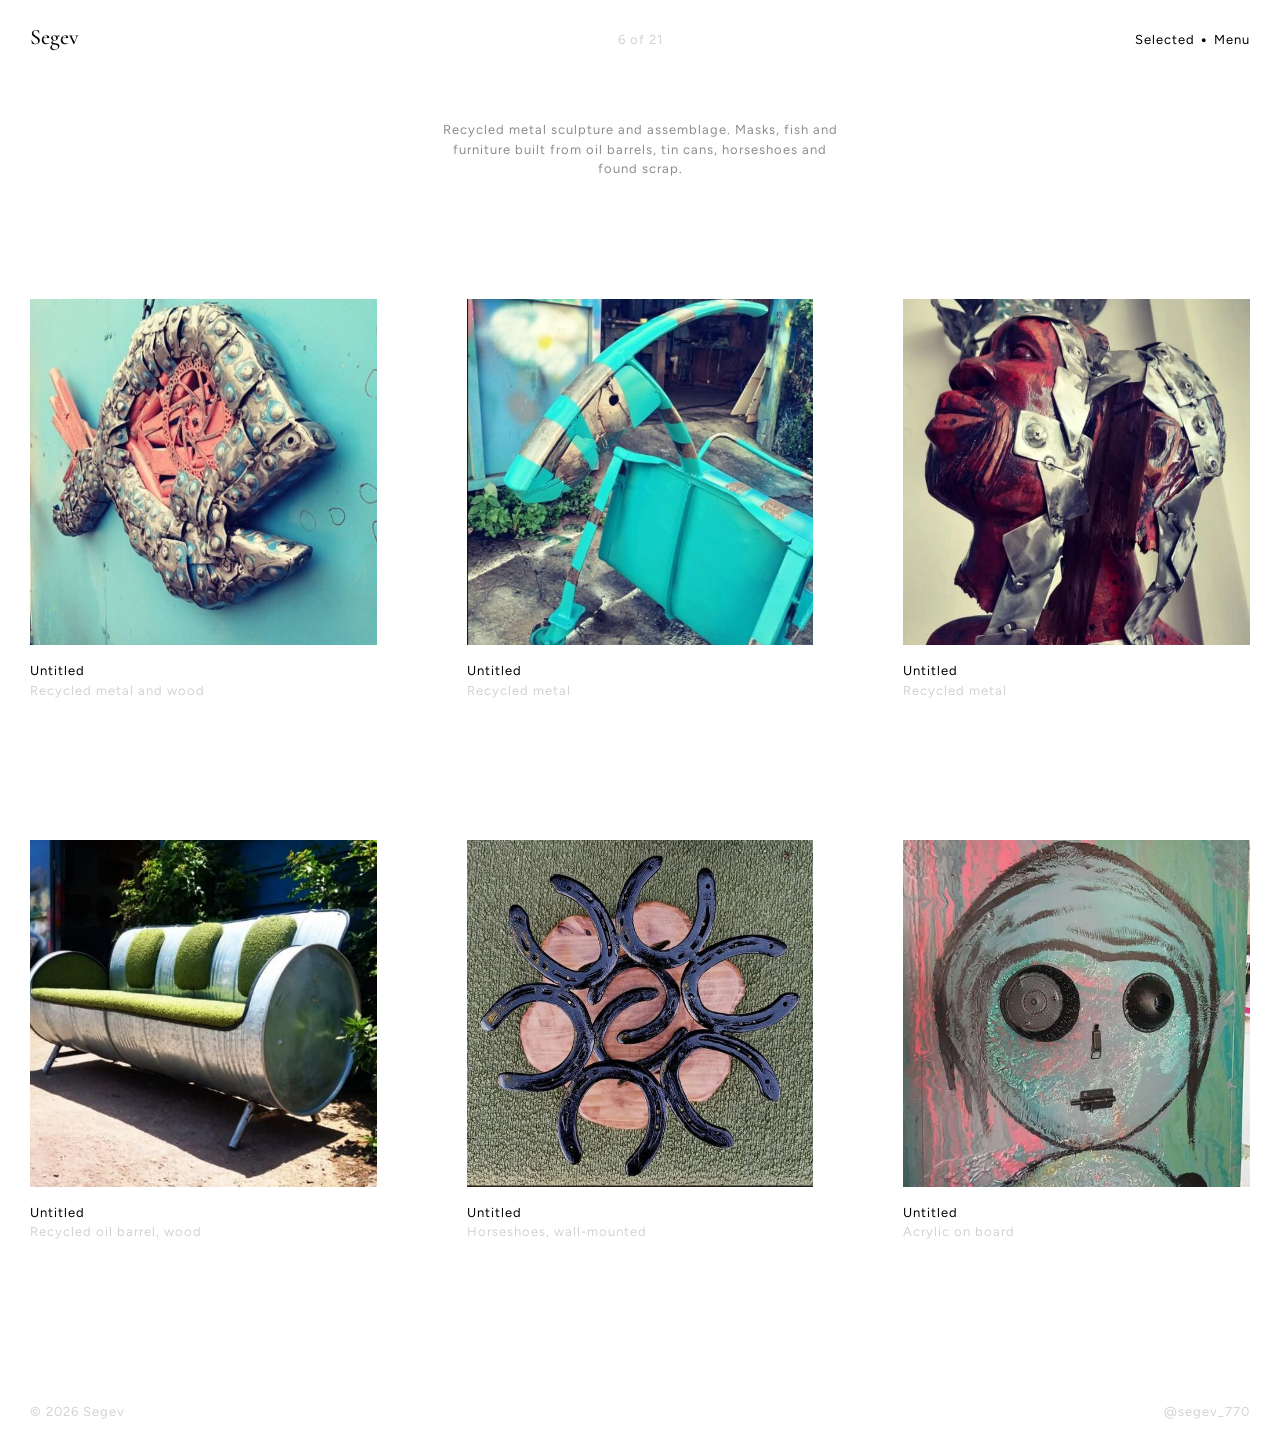
<file: index.html>
<!DOCTYPE html>
<html lang="en">
<head>
<meta charset="utf-8">
<meta name="viewport" content="width=device-width, initial-scale=1">
<title>Segev - Recycled Metal Sculpture</title>
<link rel="preconnect" href="https://fonts.googleapis.com">
<link rel="preconnect" href="https://fonts.gstatic.com" crossorigin>
<link rel="stylesheet" href="https://fonts.googleapis.com/css2?family=Cormorant:wght@400;500;600&family=EB+Garamond:wght@500&family=Figtree:wght@300;400;500&display=swap">
<link rel="stylesheet" href="assets/css/style.css">
</head>
<body class="home">
<header class="site">
<a class="name" href="index.html">Segev</a>
<span class="count">6 of 21</span>
<div class="right"><span>Selected</span><span class="dot" aria-hidden="true">&#9679;</span><button data-menu-toggle aria-controls="menu" aria-expanded="false">Menu</button></div>
</header>
<div class="page">
<main>
<p class="intro">Recycled metal sculpture and assemblage. Masks, fish and furniture built from oil barrels, tin cans, horseshoes and found scrap.</p>
<div class="grid">
<figure tabindex="0" data-series="Fish and Animals" data-full="assets/works/fish-red.jpg" data-title="Untitled" data-meta="Recycled metal and wood"><div class="media"><div class="card" style="--card:#32857c" aria-hidden="true"><div class="card-top"><span>Fish and Animals</span><span>12 / 21</span></div><div class="card-bottom"><span class="card-title">Untitled</span><span>Recycled metal and wood</span></div></div><div class="frame"><img src="assets/thumbs/fish-red.jpg" srcset="assets/thumbs/fish-red.jpg 1x, assets/works/fish-red.jpg 2x" alt="Fish head sculpture" loading="lazy" decoding="async"></div></div><figcaption><span class="title">Untitled</span><span class="meta">Recycled metal and wood</span></figcaption></figure>
<figure tabindex="0" data-series="Sculpture" data-full="assets/works/ant-turquoise.jpg" data-title="Untitled" data-meta="Recycled metal"><div class="media"><div class="card" style="--card:#2c8c8a" aria-hidden="true"><div class="card-top"><span>Sculpture</span><span>01 / 21</span></div><div class="card-bottom"><span class="card-title">Untitled</span><span>Recycled metal</span></div></div><div class="frame"><img src="assets/thumbs/ant-turquoise.jpg" srcset="assets/thumbs/ant-turquoise.jpg 1x, assets/works/ant-turquoise.jpg 2x" alt="Turquoise ant sculpture" loading="lazy" decoding="async"></div></div><figcaption><span class="title">Untitled</span><span class="meta">Recycled metal</span></figcaption></figure>
<figure tabindex="0" data-series="Masks and Heads" data-full="assets/works/mask-head.jpg" data-title="Untitled" data-meta="Recycled metal"><div class="media"><div class="card" style="--card:#853235" aria-hidden="true"><div class="card-top"><span>Masks and Heads</span><span>07 / 21</span></div><div class="card-bottom"><span class="card-title">Untitled</span><span>Recycled metal</span></div></div><div class="frame"><img src="assets/thumbs/mask-head.jpg" srcset="assets/thumbs/mask-head.jpg 1x, assets/works/mask-head.jpg 2x" alt="Mask head sculpture" loading="lazy" decoding="async"></div></div><figcaption><span class="title">Untitled</span><span class="meta">Recycled metal</span></figcaption></figure>
<figure tabindex="0" data-series="Furniture" data-full="assets/works/barrel-sofa.jpg" data-title="Untitled" data-meta="Recycled oil barrel, wood"><div class="media"><div class="card" style="--card:#668532" aria-hidden="true"><div class="card-top"><span>Furniture</span><span>18 / 21</span></div><div class="card-bottom"><span class="card-title">Untitled</span><span>Recycled oil barrel, wood</span></div></div><div class="frame"><img src="assets/thumbs/barrel-sofa.jpg" srcset="assets/thumbs/barrel-sofa.jpg 1x, assets/works/barrel-sofa.jpg 2x" alt="Sofa built from an oil barrel" loading="lazy" decoding="async"></div></div><figcaption><span class="title">Untitled</span><span class="meta">Recycled oil barrel, wood</span></figcaption></figure>
<figure tabindex="0" data-series="Wall Pieces" data-full="assets/works/horseshoe-flower.jpg" data-title="Untitled" data-meta="Horseshoes, wall-mounted"><div class="media"><div class="card" style="--card:#854b32" aria-hidden="true"><div class="card-top"><span>Wall Pieces</span><span>16 / 21</span></div><div class="card-bottom"><span class="card-title">Untitled</span><span>Horseshoes, wall-mounted</span></div></div><div class="frame"><img src="assets/thumbs/horseshoe-flower.jpg" srcset="assets/thumbs/horseshoe-flower.jpg 1x, assets/works/horseshoe-flower.jpg 2x" alt="Horseshoe flower wall piece" loading="lazy" decoding="async"></div></div><figcaption><span class="title">Untitled</span><span class="meta">Horseshoes, wall-mounted</span></figcaption></figure>
<figure tabindex="0" data-series="Paintings" data-full="assets/works/painting-figure.jpg" data-title="Untitled" data-meta="Acrylic on board"><div class="media"><div class="card" style="--card:#855e32" aria-hidden="true"><div class="card-top"><span>Paintings</span><span>19 / 21</span></div><div class="card-bottom"><span class="card-title">Untitled</span><span>Acrylic on board</span></div></div><div class="frame"><img src="assets/thumbs/painting-figure.jpg" srcset="assets/thumbs/painting-figure.jpg 1x, assets/works/painting-figure.jpg 2x" alt="Painting of a face with a blue eye" loading="lazy" decoding="async"></div></div><figcaption><span class="title">Untitled</span><span class="meta">Acrylic on board</span></figcaption></figure>
</div>
</main>
<footer class="site"><span>&copy; 2026 Segev</span><a href="https://instagram.com/segev_770">@segev_770</a></footer>
</div>
<nav class="panel" id="menu" aria-label="Site">
<button class="close" data-menu-toggle aria-controls="menu">Close</button>
<h3>Work</h3>
<ul><li><a href="index.html" class="active">Selected works</a></li><li><a href="works.html">All works</a></li><li><a href="exhibitions.html">Exhibitions</a></li></ul>
<h3>Series</h3>
<ul><li><a href="works.html#sculpture">Sculpture</a></li><li><a href="works.html#masks-and-heads">Masks and Heads</a></li><li><a href="works.html#fish-and-animals">Fish and Animals</a></li><li><a href="works.html#wall-pieces">Wall Pieces</a></li><li><a href="works.html#furniture">Furniture</a></li><li><a href="works.html#paintings">Paintings</a></li></ul>
<h3>About</h3>
<ul><li><a href="about.html">Segev</a></li><li><a href="contact.html">Contact</a></li></ul>
<h3>Elsewhere</h3>
<ul><li><a href="https://instagram.com/segev_770">Instagram</a></li></ul>
</nav>
<div class="veil" aria-hidden="true"></div>
<div id="lightbox" role="dialog" aria-modal="true" aria-label="Artwork" aria-hidden="true">
<div class="bar"><span class="name">Segev</span><span class="pos"></span><button class="close">Close</button></div>
<div class="stage"><img alt=""><button class="prev" aria-label="Previous work"></button><button class="next" aria-label="Next work"></button></div>
<div class="cap"><span class="title"></span> &middot; <span class="meta"></span></div>
</div>
<script src="assets/js/site.js"></script>
</body>
</html>
</file>
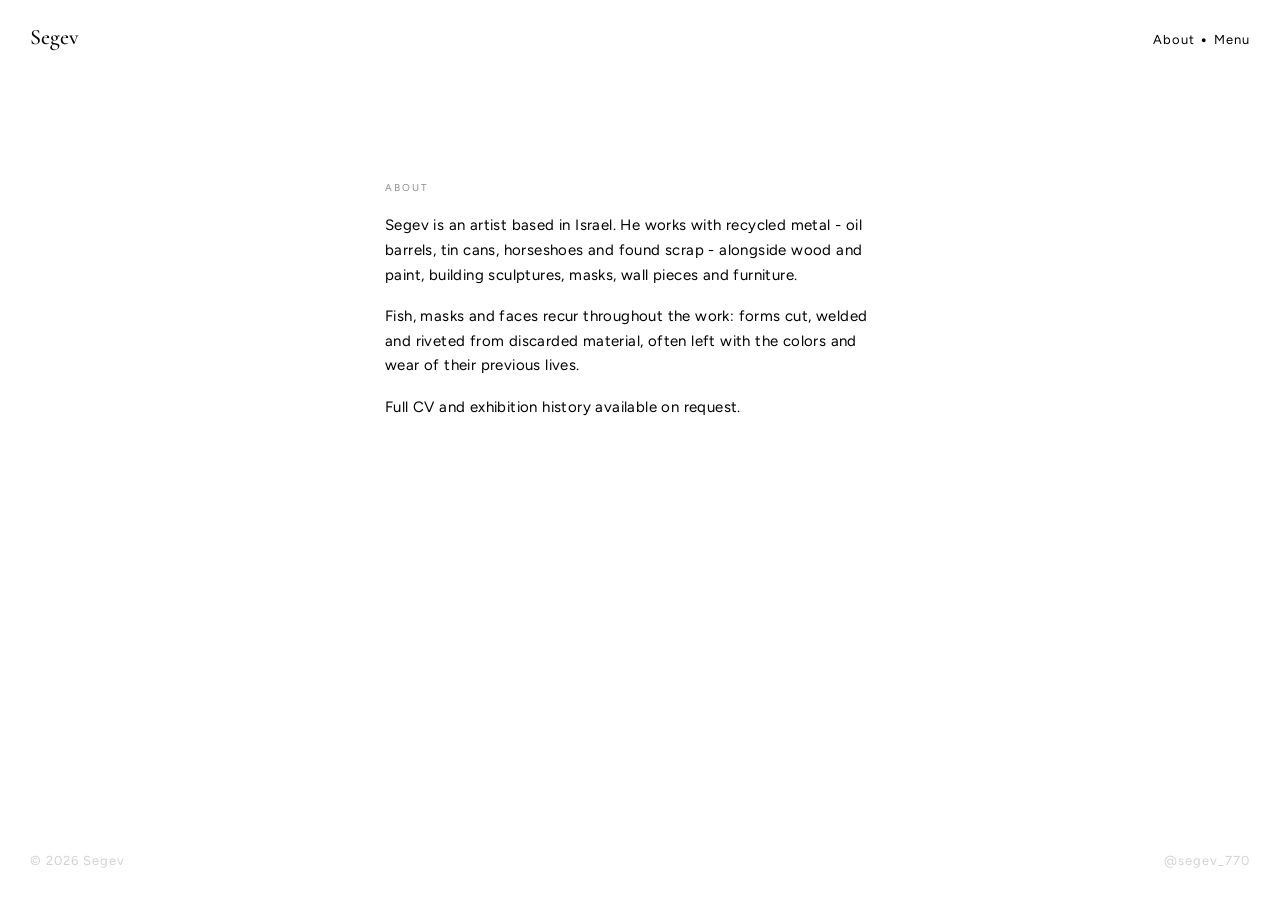
<file: about.html>
<!DOCTYPE html>
<html lang="en">
<head>
<meta charset="utf-8">
<meta name="viewport" content="width=device-width, initial-scale=1">
<title>About - Segev</title>
<link rel="preconnect" href="https://fonts.googleapis.com">
<link rel="preconnect" href="https://fonts.gstatic.com" crossorigin>
<link rel="stylesheet" href="https://fonts.googleapis.com/css2?family=EB+Garamond:wght@500&family=Figtree:wght@300;400;500&display=swap">
<link rel="stylesheet" href="assets/css/style.css">
</head>
<body>
<header class="site">
<a class="name" href="index.html">Segev</a>
<span class="count"></span>
<div class="right"><span>About</span><span class="dot" aria-hidden="true">&#9679;</span><button data-menu-toggle aria-controls="menu" aria-expanded="false">Menu</button></div>
</header>
<div class="page">
<main>
<div class="prose"><p class="label">About</p><p>Segev is an artist based in Israel. He works with recycled metal - oil barrels, tin cans, horseshoes and found scrap - alongside wood and paint, building sculptures, masks, wall pieces and furniture.</p><p>Fish, masks and faces recur throughout the work: forms cut, welded and riveted from discarded material, often left with the colors and wear of their previous lives.</p><p>Full CV and exhibition history available on request.</p></div>
</main>
<footer class="site"><span>&copy; 2026 Segev</span><a href="https://instagram.com/segev_770">@segev_770</a></footer>
</div>
<nav class="panel" id="menu" aria-label="Site">
<button class="close" data-menu-toggle aria-controls="menu">Close</button>
<h3>Work</h3>
<ul><li><a href="index.html">Selected works</a></li><li><a href="works.html">All works</a></li><li><a href="exhibitions.html">Exhibitions</a></li></ul>
<h3>Series</h3>
<ul><li><a href="works.html#sculpture">Sculpture</a></li><li><a href="works.html#masks-and-heads">Masks and Heads</a></li><li><a href="works.html#fish-and-animals">Fish and Animals</a></li><li><a href="works.html#wall-pieces">Wall Pieces</a></li><li><a href="works.html#furniture">Furniture</a></li><li><a href="works.html#paintings">Paintings</a></li></ul>
<h3>About</h3>
<ul><li><a href="about.html" class="active">Segev</a></li><li><a href="contact.html">Contact</a></li></ul>
<h3>Elsewhere</h3>
<ul><li><a href="https://instagram.com/segev_770">Instagram</a></li></ul>
</nav>
<div class="veil" aria-hidden="true"></div>

<script src="assets/js/site.js"></script>
</body>
</html>
</file>
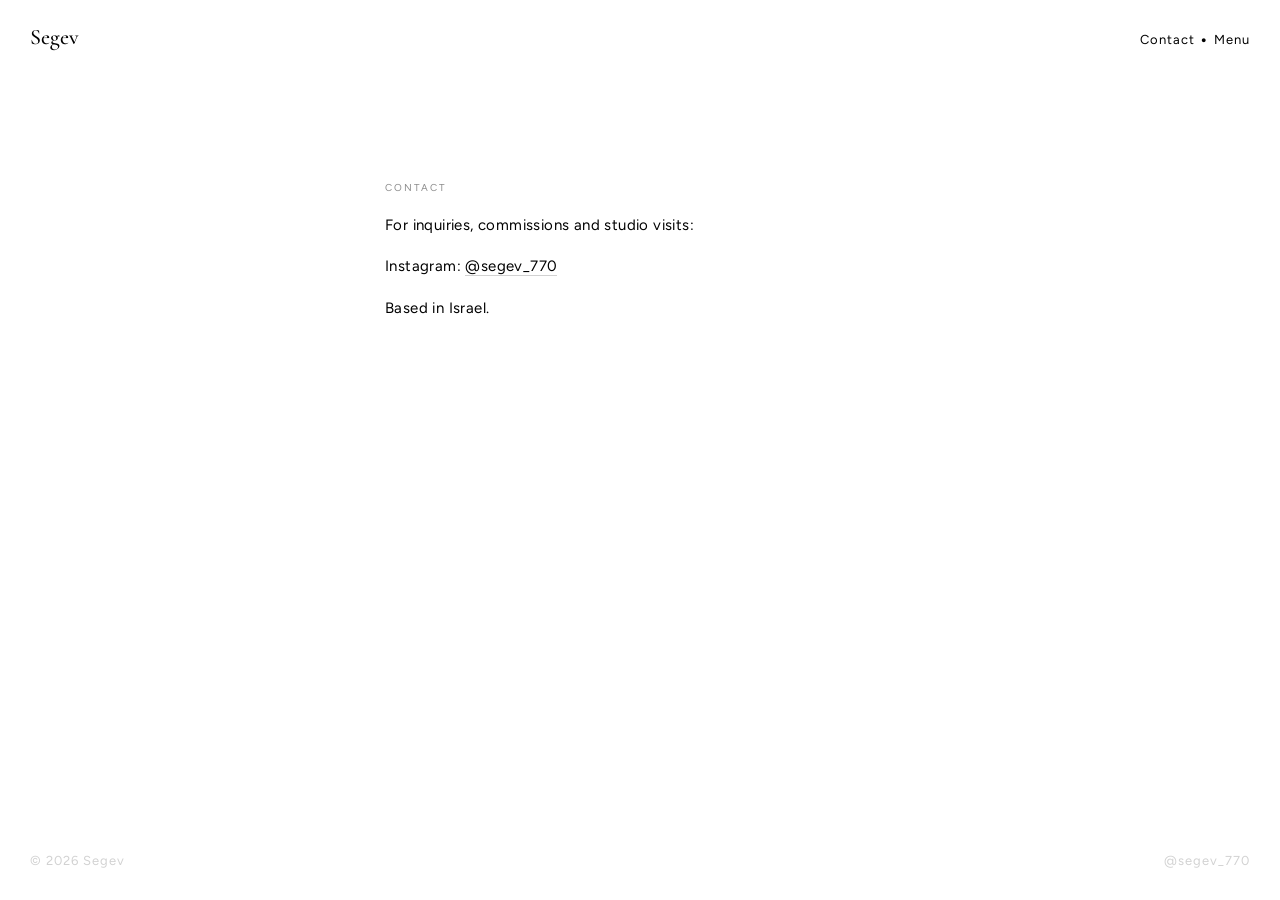
<file: contact.html>
<!DOCTYPE html>
<html lang="en">
<head>
<meta charset="utf-8">
<meta name="viewport" content="width=device-width, initial-scale=1">
<title>Contact - Segev</title>
<link rel="preconnect" href="https://fonts.googleapis.com">
<link rel="preconnect" href="https://fonts.gstatic.com" crossorigin>
<link rel="stylesheet" href="https://fonts.googleapis.com/css2?family=EB+Garamond:wght@500&family=Figtree:wght@300;400;500&display=swap">
<link rel="stylesheet" href="assets/css/style.css">
</head>
<body>
<header class="site">
<a class="name" href="index.html">Segev</a>
<span class="count"></span>
<div class="right"><span>Contact</span><span class="dot" aria-hidden="true">&#9679;</span><button data-menu-toggle aria-controls="menu" aria-expanded="false">Menu</button></div>
</header>
<div class="page">
<main>
<div class="prose"><p class="label">Contact</p><p>For inquiries, commissions and studio visits:</p><p>Instagram: <a href="https://instagram.com/segev_770">@segev_770</a></p><p>Based in Israel.</p></div>
</main>
<footer class="site"><span>&copy; 2026 Segev</span><a href="https://instagram.com/segev_770">@segev_770</a></footer>
</div>
<nav class="panel" id="menu" aria-label="Site">
<button class="close" data-menu-toggle aria-controls="menu">Close</button>
<h3>Work</h3>
<ul><li><a href="index.html">Selected works</a></li><li><a href="works.html">All works</a></li><li><a href="exhibitions.html">Exhibitions</a></li></ul>
<h3>Series</h3>
<ul><li><a href="works.html#sculpture">Sculpture</a></li><li><a href="works.html#masks-and-heads">Masks and Heads</a></li><li><a href="works.html#fish-and-animals">Fish and Animals</a></li><li><a href="works.html#wall-pieces">Wall Pieces</a></li><li><a href="works.html#furniture">Furniture</a></li><li><a href="works.html#paintings">Paintings</a></li></ul>
<h3>About</h3>
<ul><li><a href="about.html">Segev</a></li><li><a href="contact.html" class="active">Contact</a></li></ul>
<h3>Elsewhere</h3>
<ul><li><a href="https://instagram.com/segev_770">Instagram</a></li></ul>
</nav>
<div class="veil" aria-hidden="true"></div>

<script src="assets/js/site.js"></script>
</body>
</html>
</file>
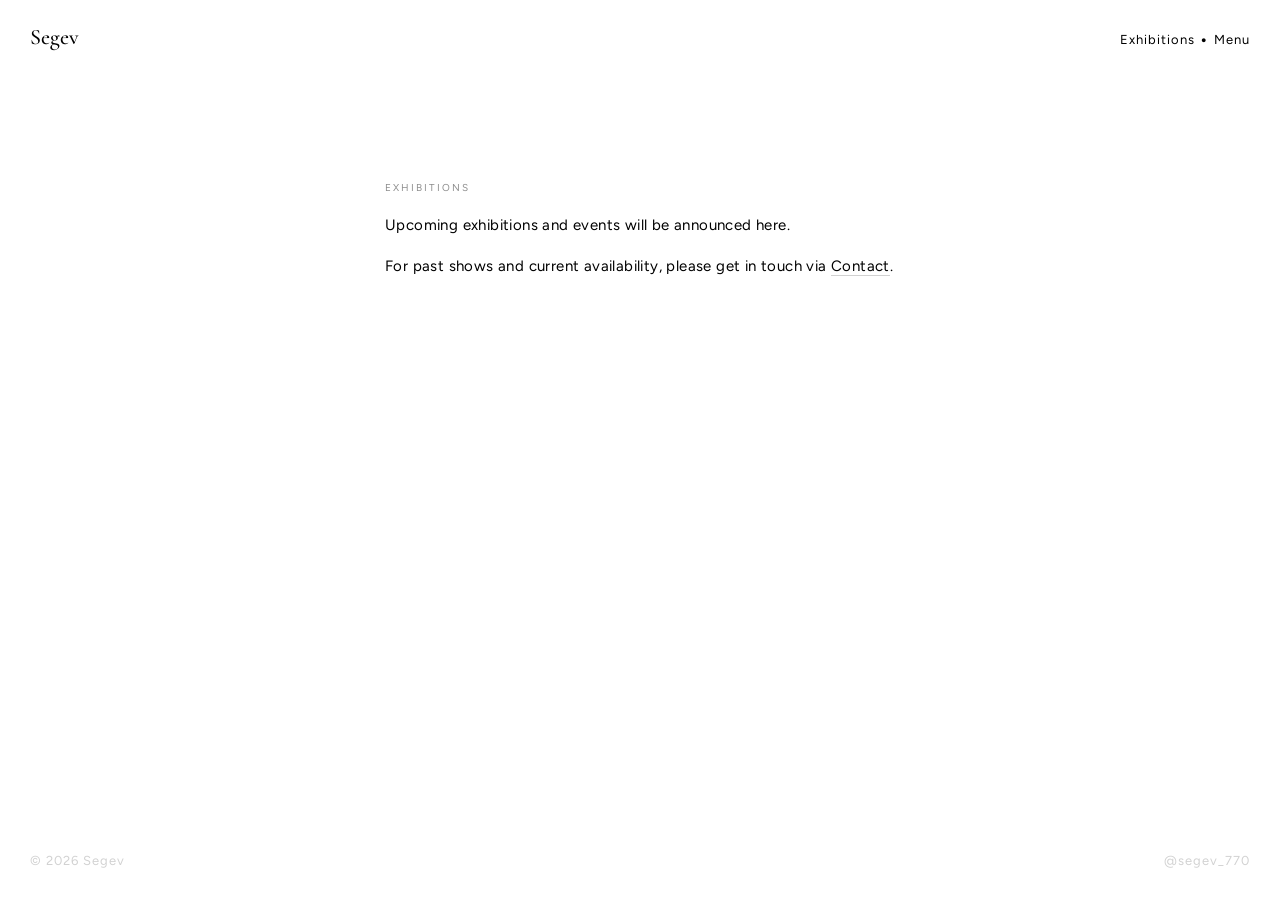
<file: exhibitions.html>
<!DOCTYPE html>
<html lang="en">
<head>
<meta charset="utf-8">
<meta name="viewport" content="width=device-width, initial-scale=1">
<title>Exhibitions - Segev</title>
<link rel="preconnect" href="https://fonts.googleapis.com">
<link rel="preconnect" href="https://fonts.gstatic.com" crossorigin>
<link rel="stylesheet" href="https://fonts.googleapis.com/css2?family=EB+Garamond:wght@500&family=Figtree:wght@300;400;500&display=swap">
<link rel="stylesheet" href="assets/css/style.css">
</head>
<body>
<header class="site">
<a class="name" href="index.html">Segev</a>
<span class="count"></span>
<div class="right"><span>Exhibitions</span><span class="dot" aria-hidden="true">&#9679;</span><button data-menu-toggle aria-controls="menu" aria-expanded="false">Menu</button></div>
</header>
<div class="page">
<main>
<div class="prose"><p class="label">Exhibitions</p><p>Upcoming exhibitions and events will be announced here.</p><p>For past shows and current availability, please get in touch via <a href="contact.html">Contact</a>.</p></div>
</main>
<footer class="site"><span>&copy; 2026 Segev</span><a href="https://instagram.com/segev_770">@segev_770</a></footer>
</div>
<nav class="panel" id="menu" aria-label="Site">
<button class="close" data-menu-toggle aria-controls="menu">Close</button>
<h3>Work</h3>
<ul><li><a href="index.html">Selected works</a></li><li><a href="works.html">All works</a></li><li><a href="exhibitions.html" class="active">Exhibitions</a></li></ul>
<h3>Series</h3>
<ul><li><a href="works.html#sculpture">Sculpture</a></li><li><a href="works.html#masks-and-heads">Masks and Heads</a></li><li><a href="works.html#fish-and-animals">Fish and Animals</a></li><li><a href="works.html#wall-pieces">Wall Pieces</a></li><li><a href="works.html#furniture">Furniture</a></li><li><a href="works.html#paintings">Paintings</a></li></ul>
<h3>About</h3>
<ul><li><a href="about.html">Segev</a></li><li><a href="contact.html">Contact</a></li></ul>
<h3>Elsewhere</h3>
<ul><li><a href="https://instagram.com/segev_770">Instagram</a></li></ul>
</nav>
<div class="veil" aria-hidden="true"></div>

<script src="assets/js/site.js"></script>
</body>
</html>
</file>
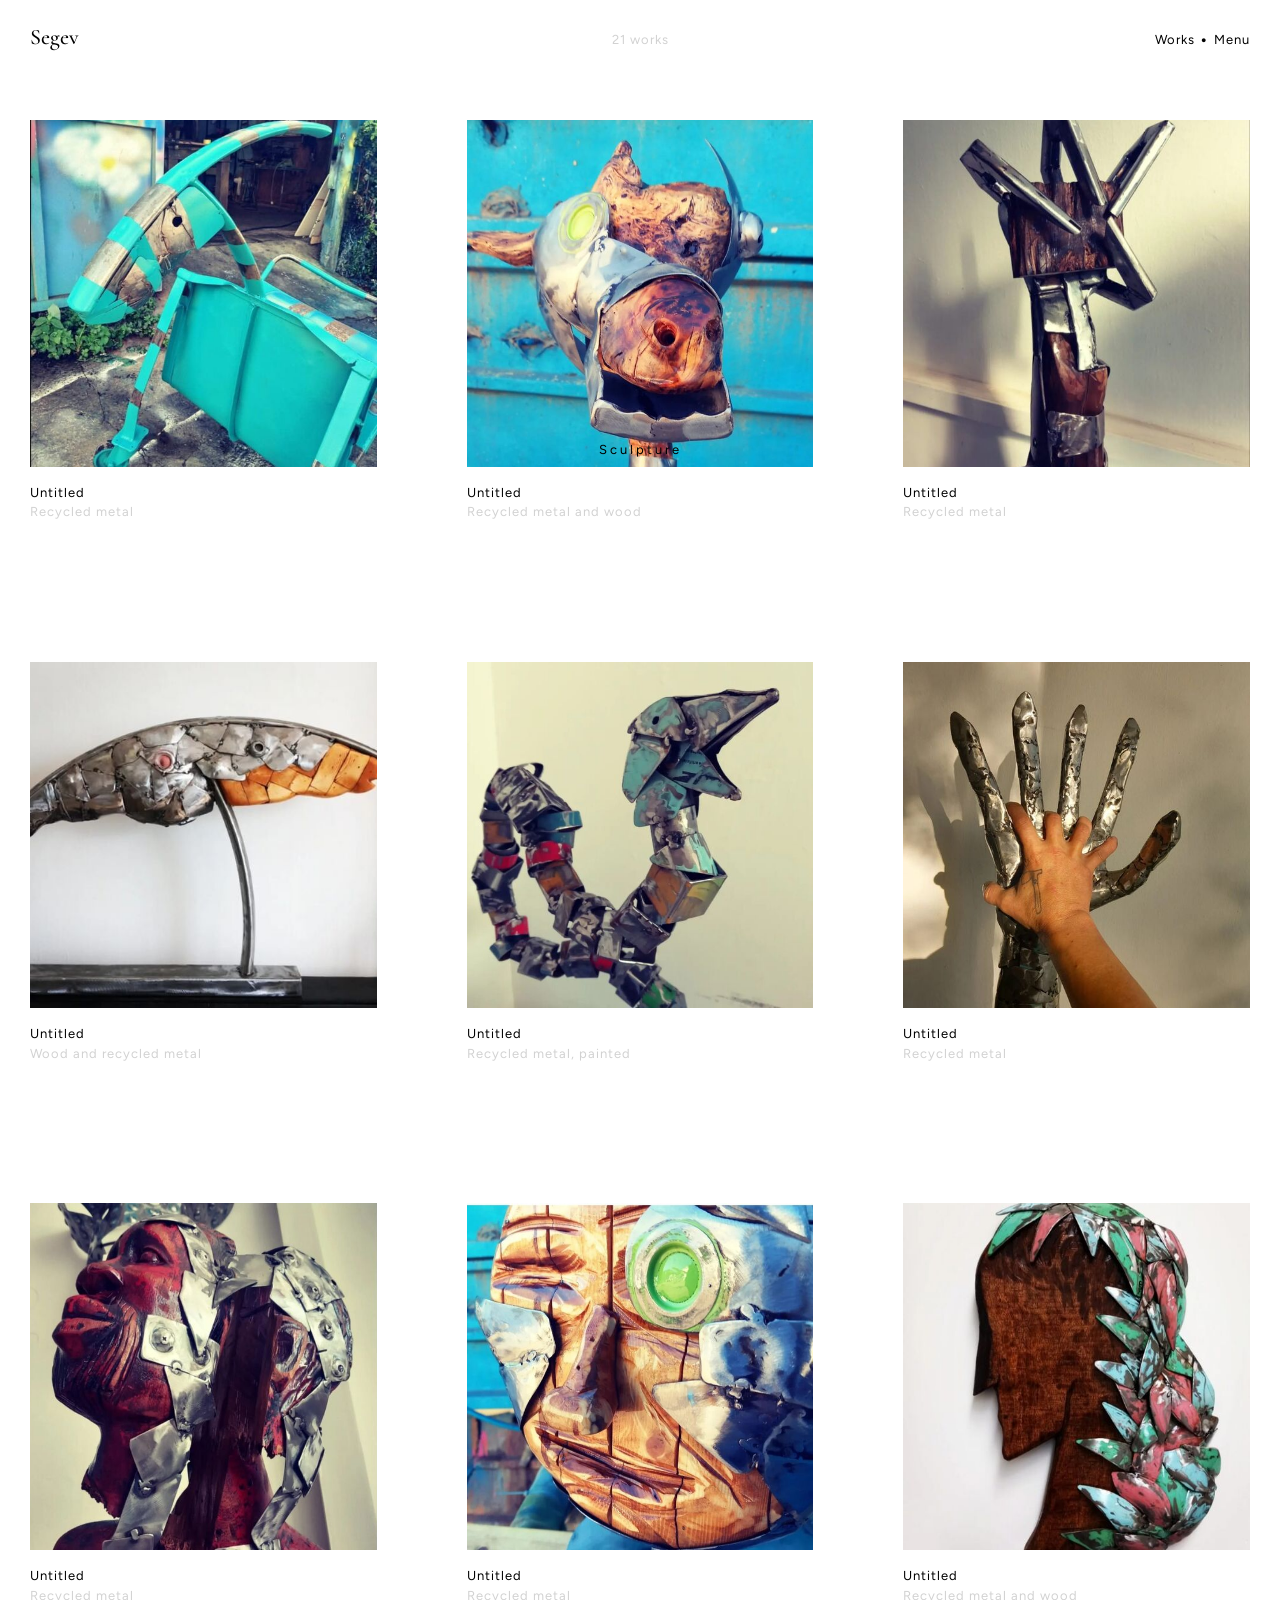
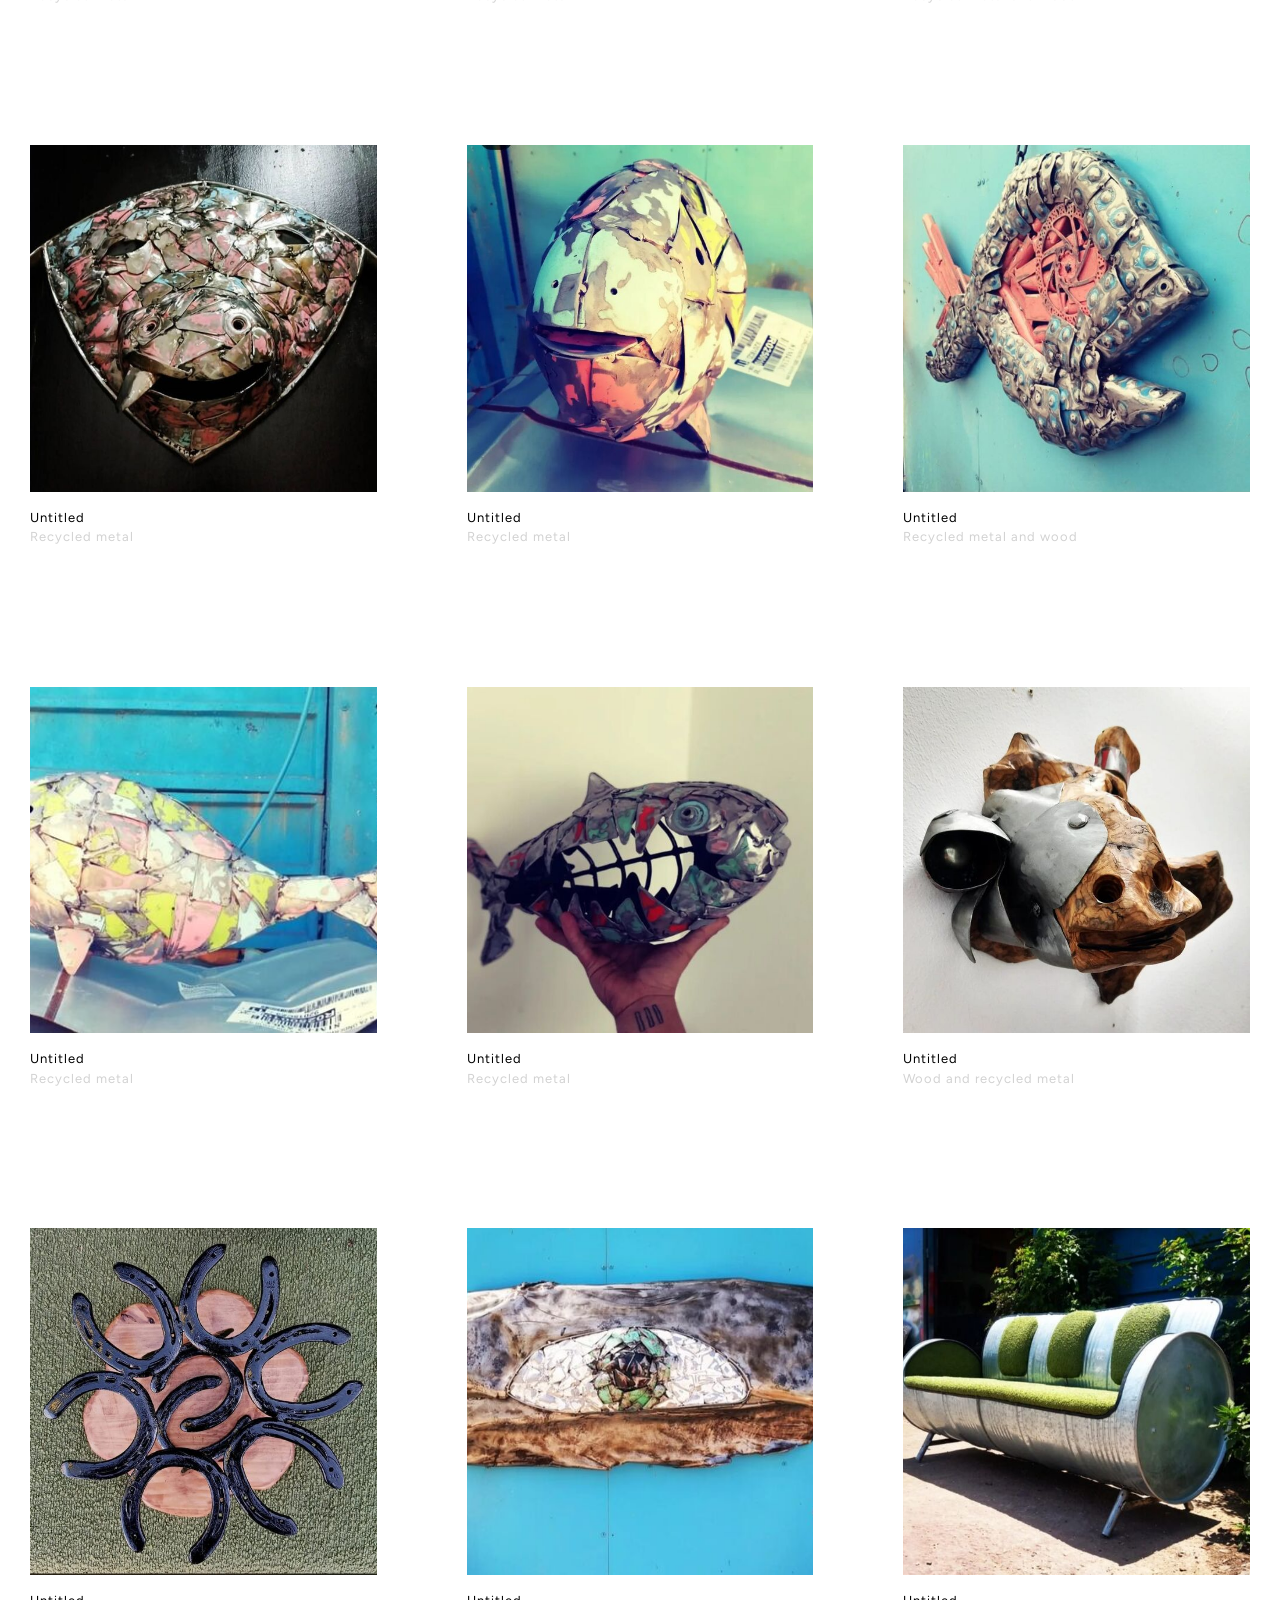
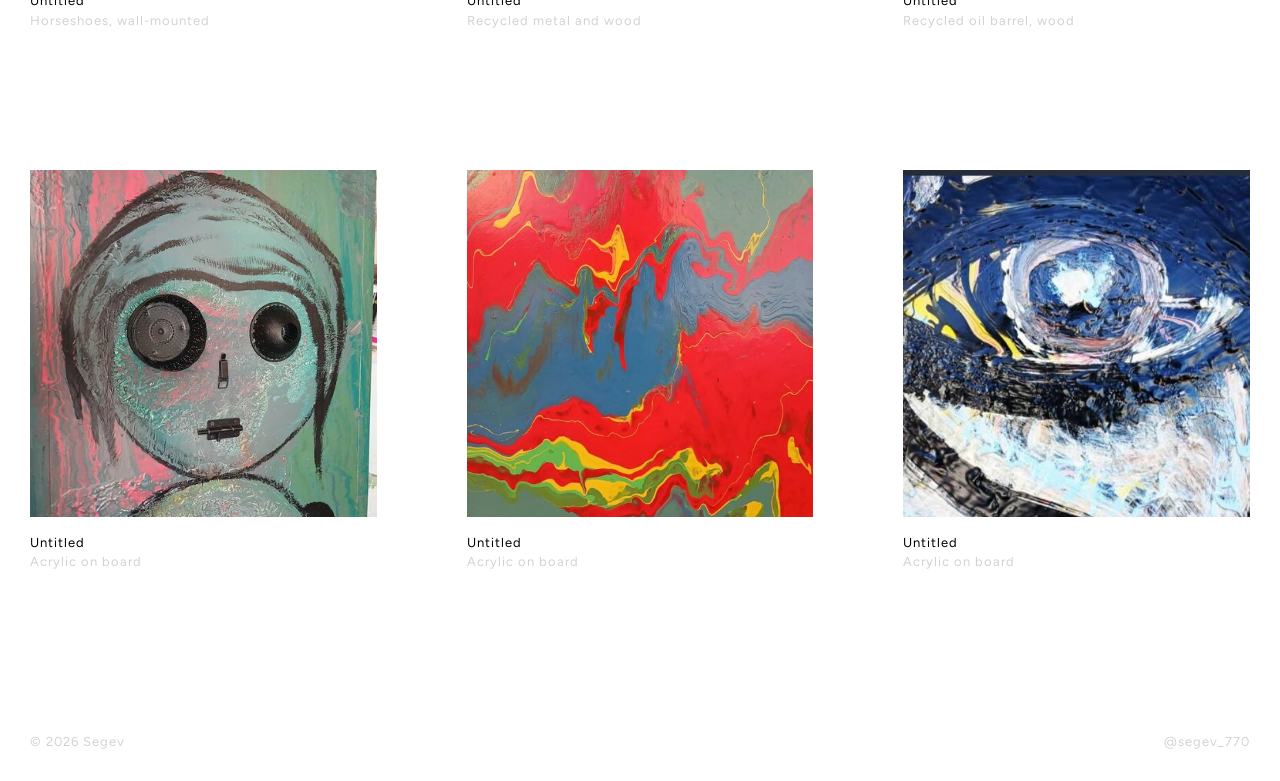
<file: works.html>
<!DOCTYPE html>
<html lang="en">
<head>
<meta charset="utf-8">
<meta name="viewport" content="width=device-width, initial-scale=1">
<title>Works - Segev</title>
<link rel="preconnect" href="https://fonts.googleapis.com">
<link rel="preconnect" href="https://fonts.gstatic.com" crossorigin>
<link rel="stylesheet" href="https://fonts.googleapis.com/css2?family=EB+Garamond:wght@500&family=Figtree:wght@300;400;500&display=swap">
<link rel="stylesheet" href="assets/css/style.css">
</head>
<body>
<header class="site">
<a class="name" href="index.html">Segev</a>
<span class="count">21 works</span>
<div class="right"><span>Works</span><span class="dot" aria-hidden="true">&#9679;</span><button data-menu-toggle aria-controls="menu" aria-expanded="false">Menu</button></div>
</header>
<div class="term"><button aria-expanded="false" aria-haspopup="true"><span class="term-text">Sculpture</span></button><ul><li><a href="#sculpture" data-series="Sculpture">Sculpture<span>6</span></a></li><li><a href="#masks-and-heads" data-series="Masks and Heads">Masks and Heads<span>5</span></a></li><li><a href="#fish-and-animals" data-series="Fish and Animals">Fish and Animals<span>4</span></a></li><li><a href="#wall-pieces" data-series="Wall Pieces">Wall Pieces<span>2</span></a></li><li><a href="#furniture" data-series="Furniture">Furniture<span>1</span></a></li><li><a href="#paintings" data-series="Paintings">Paintings<span>3</span></a></li></ul></div>
<div class="page">
<main>
<div class="grid">
<figure id="sculpture" tabindex="0" data-series="Sculpture" data-full="assets/works/ant-turquoise.jpg" data-title="Untitled" data-meta="Recycled metal"><div class="media"><div class="card" style="--card:#2c8c8a" aria-hidden="true"><div class="card-top"><span>Sculpture</span><span>01 / 21</span></div><div class="card-bottom"><span class="card-title">Untitled</span><span>Recycled metal</span></div></div><div class="frame"><img src="assets/thumbs/ant-turquoise.jpg" srcset="assets/thumbs/ant-turquoise.jpg 1x, assets/works/ant-turquoise.jpg 2x" alt="Turquoise ant sculpture" loading="lazy" decoding="async"></div></div><figcaption><span class="title">Untitled</span><span class="meta">Recycled metal</span></figcaption></figure>
<figure tabindex="0" data-series="Sculpture" data-full="assets/works/boar-head.jpg" data-title="Untitled" data-meta="Recycled metal and wood"><div class="media"><div class="card" style="--card:#2f7c89" aria-hidden="true"><div class="card-top"><span>Sculpture</span><span>02 / 21</span></div><div class="card-bottom"><span class="card-title">Untitled</span><span>Recycled metal and wood</span></div></div><div class="frame"><img src="assets/thumbs/boar-head.jpg" srcset="assets/thumbs/boar-head.jpg 1x, assets/works/boar-head.jpg 2x" alt="Boar head sculpture" loading="lazy" decoding="async"></div></div><figcaption><span class="title">Untitled</span><span class="meta">Recycled metal and wood</span></figcaption></figure>
<figure tabindex="0" data-series="Sculpture" data-full="assets/works/abstract-metal.jpg" data-title="Untitled" data-meta="Recycled metal"><div class="media"><div class="card" style="--card:#856c32" aria-hidden="true"><div class="card-top"><span>Sculpture</span><span>03 / 21</span></div><div class="card-bottom"><span class="card-title">Untitled</span><span>Recycled metal</span></div></div><div class="frame"><img src="assets/thumbs/abstract-metal.jpg" srcset="assets/thumbs/abstract-metal.jpg 1x, assets/works/abstract-metal.jpg 2x" alt="Tall wrapped figure sculpture" loading="lazy" decoding="async"></div></div><figcaption><span class="title">Untitled</span><span class="meta">Recycled metal</span></figcaption></figure>
<figure tabindex="0" data-series="Sculpture" data-full="assets/works/bird-driftwood.jpg" data-title="Untitled" data-meta="Wood and recycled metal"><div class="media"><div class="card" style="--card:#855832" aria-hidden="true"><div class="card-top"><span>Sculpture</span><span>04 / 21</span></div><div class="card-bottom"><span class="card-title">Untitled</span><span>Wood and recycled metal</span></div></div><div class="frame"><img src="assets/thumbs/bird-driftwood.jpg" srcset="assets/thumbs/bird-driftwood.jpg 1x, assets/works/bird-driftwood.jpg 2x" alt="Bird sculpture in wood and metal" loading="lazy" decoding="async"></div></div><figcaption><span class="title">Untitled</span><span class="meta">Wood and recycled metal</span></figcaption></figure>
<figure tabindex="0" data-series="Sculpture" data-full="assets/works/abstract-sculpture.jpg" data-title="Untitled" data-meta="Recycled metal, painted"><div class="media"><div class="card" style="--card:#857732" aria-hidden="true"><div class="card-top"><span>Sculpture</span><span>05 / 21</span></div><div class="card-bottom"><span class="card-title">Untitled</span><span>Recycled metal, painted</span></div></div><div class="frame"><img src="assets/thumbs/abstract-sculpture.jpg" srcset="assets/thumbs/abstract-sculpture.jpg 1x, assets/works/abstract-sculpture.jpg 2x" alt="Red figure sculpture" loading="lazy" decoding="async"></div></div><figcaption><span class="title">Untitled</span><span class="meta">Recycled metal, painted</span></figcaption></figure>
<figure tabindex="0" data-series="Sculpture" data-full="assets/works/hand.jpg" data-title="Untitled" data-meta="Recycled metal"><div class="media"><div class="card" style="--card:#855e32" aria-hidden="true"><div class="card-top"><span>Sculpture</span><span>06 / 21</span></div><div class="card-bottom"><span class="card-title">Untitled</span><span>Recycled metal</span></div></div><div class="frame"><img src="assets/thumbs/hand.jpg" srcset="assets/thumbs/hand.jpg 1x, assets/works/hand.jpg 2x" alt="Hand sculpture" loading="lazy" decoding="async"></div></div><figcaption><span class="title">Untitled</span><span class="meta">Recycled metal</span></figcaption></figure>
<figure id="masks-and-heads" tabindex="0" data-series="Masks and Heads" data-full="assets/works/mask-head.jpg" data-title="Untitled" data-meta="Recycled metal"><div class="media"><div class="card" style="--card:#853235" aria-hidden="true"><div class="card-top"><span>Masks and Heads</span><span>07 / 21</span></div><div class="card-bottom"><span class="card-title">Untitled</span><span>Recycled metal</span></div></div><div class="frame"><img src="assets/thumbs/mask-head.jpg" srcset="assets/thumbs/mask-head.jpg 1x, assets/works/mask-head.jpg 2x" alt="Mask head sculpture" loading="lazy" decoding="async"></div></div><figcaption><span class="title">Untitled</span><span class="meta">Recycled metal</span></figcaption></figure>
<figure tabindex="0" data-series="Masks and Heads" data-full="assets/works/split-face.jpg" data-title="Untitled" data-meta="Recycled metal"><div class="media"><div class="card" style="--card:#7a8532" aria-hidden="true"><div class="card-top"><span>Masks and Heads</span><span>08 / 21</span></div><div class="card-bottom"><span class="card-title">Untitled</span><span>Recycled metal</span></div></div><div class="frame"><img src="assets/thumbs/split-face.jpg" srcset="assets/thumbs/split-face.jpg 1x, assets/works/split-face.jpg 2x" alt="Split face sculpture" loading="lazy" decoding="async"></div></div><figcaption><span class="title">Untitled</span><span class="meta">Recycled metal</span></figcaption></figure>
<figure tabindex="0" data-series="Masks and Heads" data-full="assets/works/mask-profile.jpg" data-title="Untitled" data-meta="Recycled metal and wood"><div class="media"><div class="card" style="--card:#854932" aria-hidden="true"><div class="card-top"><span>Masks and Heads</span><span>09 / 21</span></div><div class="card-bottom"><span class="card-title">Untitled</span><span>Recycled metal and wood</span></div></div><div class="frame"><img src="assets/thumbs/mask-profile.jpg" srcset="assets/thumbs/mask-profile.jpg 1x, assets/works/mask-profile.jpg 2x" alt="Mask in profile" loading="lazy" decoding="async"></div></div><figcaption><span class="title">Untitled</span><span class="meta">Recycled metal and wood</span></figcaption></figure>
<figure tabindex="0" data-series="Masks and Heads" data-full="assets/works/mask-fish.jpg" data-title="Untitled" data-meta="Recycled metal"><div class="media"><div class="card" style="--card:#855232" aria-hidden="true"><div class="card-top"><span>Masks and Heads</span><span>10 / 21</span></div><div class="card-bottom"><span class="card-title">Untitled</span><span>Recycled metal</span></div></div><div class="frame"><img src="assets/thumbs/mask-fish.jpg" srcset="assets/thumbs/mask-fish.jpg 1x, assets/works/mask-fish.jpg 2x" alt="Mask with fish relief" loading="lazy" decoding="async"></div></div><figcaption><span class="title">Untitled</span><span class="meta">Recycled metal</span></figcaption></figure>
<figure tabindex="0" data-series="Masks and Heads" data-full="assets/works/yellow-mask.jpg" data-title="Untitled" data-meta="Recycled metal"><div class="media"><div class="card" style="--card:#328581" aria-hidden="true"><div class="card-top"><span>Masks and Heads</span><span>11 / 21</span></div><div class="card-bottom"><span class="card-title">Untitled</span><span>Recycled metal</span></div></div><div class="frame"><img src="assets/thumbs/yellow-mask.jpg" srcset="assets/thumbs/yellow-mask.jpg 1x, assets/works/yellow-mask.jpg 2x" alt="Yellow mask" loading="lazy" decoding="async"></div></div><figcaption><span class="title">Untitled</span><span class="meta">Recycled metal</span></figcaption></figure>
<figure id="fish-and-animals" tabindex="0" data-series="Fish and Animals" data-full="assets/works/fish-red.jpg" data-title="Untitled" data-meta="Recycled metal and wood"><div class="media"><div class="card" style="--card:#32857c" aria-hidden="true"><div class="card-top"><span>Fish and Animals</span><span>12 / 21</span></div><div class="card-bottom"><span class="card-title">Untitled</span><span>Recycled metal and wood</span></div></div><div class="frame"><img src="assets/thumbs/fish-red.jpg" srcset="assets/thumbs/fish-red.jpg 1x, assets/works/fish-red.jpg 2x" alt="Fish head sculpture" loading="lazy" decoding="async"></div></div><figcaption><span class="title">Untitled</span><span class="meta">Recycled metal and wood</span></figcaption></figure>
<figure tabindex="0" data-series="Fish and Animals" data-full="assets/works/fish-pastel.jpg" data-title="Untitled" data-meta="Recycled metal"><div class="media"><div class="card" style="--card:#327c85" aria-hidden="true"><div class="card-top"><span>Fish and Animals</span><span>13 / 21</span></div><div class="card-bottom"><span class="card-title">Untitled</span><span>Recycled metal</span></div></div><div class="frame"><img src="assets/thumbs/fish-pastel.jpg" srcset="assets/thumbs/fish-pastel.jpg 1x, assets/works/fish-pastel.jpg 2x" alt="Pastel fish sculpture" loading="lazy" decoding="async"></div></div><figcaption><span class="title">Untitled</span><span class="meta">Recycled metal</span></figcaption></figure>
<figure tabindex="0" data-series="Fish and Animals" data-full="assets/works/fish-teeth.jpg" data-title="Untitled" data-meta="Recycled metal"><div class="media"><div class="card" style="--card:#856332" aria-hidden="true"><div class="card-top"><span>Fish and Animals</span><span>14 / 21</span></div><div class="card-bottom"><span class="card-title">Untitled</span><span>Recycled metal</span></div></div><div class="frame"><img src="assets/thumbs/fish-teeth.jpg" srcset="assets/thumbs/fish-teeth.jpg 1x, assets/works/fish-teeth.jpg 2x" alt="Fish with teeth" loading="lazy" decoding="async"></div></div><figcaption><span class="title">Untitled</span><span class="meta">Recycled metal</span></figcaption></figure>
<figure tabindex="0" data-series="Fish and Animals" data-full="assets/works/cow-head.jpg" data-title="Untitled" data-meta="Wood and recycled metal"><div class="media"><div class="card" style="--card:#855732" aria-hidden="true"><div class="card-top"><span>Fish and Animals</span><span>15 / 21</span></div><div class="card-bottom"><span class="card-title">Untitled</span><span>Wood and recycled metal</span></div></div><div class="frame"><img src="assets/thumbs/cow-head.jpg" srcset="assets/thumbs/cow-head.jpg 1x, assets/works/cow-head.jpg 2x" alt="Cow head sculpture" loading="lazy" decoding="async"></div></div><figcaption><span class="title">Untitled</span><span class="meta">Wood and recycled metal</span></figcaption></figure>
<figure id="wall-pieces" tabindex="0" data-series="Wall Pieces" data-full="assets/works/horseshoe-flower.jpg" data-title="Untitled" data-meta="Horseshoes, wall-mounted"><div class="media"><div class="card" style="--card:#854b32" aria-hidden="true"><div class="card-top"><span>Wall Pieces</span><span>16 / 21</span></div><div class="card-bottom"><span class="card-title">Untitled</span><span>Horseshoes, wall-mounted</span></div></div><div class="frame"><img src="assets/thumbs/horseshoe-flower.jpg" srcset="assets/thumbs/horseshoe-flower.jpg 1x, assets/works/horseshoe-flower.jpg 2x" alt="Horseshoe flower wall piece" loading="lazy" decoding="async"></div></div><figcaption><span class="title">Untitled</span><span class="meta">Horseshoes, wall-mounted</span></figcaption></figure>
<figure tabindex="0" data-series="Wall Pieces" data-full="assets/works/eye-relief.jpg" data-title="Untitled" data-meta="Recycled metal and wood"><div class="media"><div class="card" style="--card:#2a778d" aria-hidden="true"><div class="card-top"><span>Wall Pieces</span><span>17 / 21</span></div><div class="card-bottom"><span class="card-title">Untitled</span><span>Recycled metal and wood</span></div></div><div class="frame"><img src="assets/thumbs/eye-relief.jpg" srcset="assets/thumbs/eye-relief.jpg 1x, assets/works/eye-relief.jpg 2x" alt="Eye relief wall piece" loading="lazy" decoding="async"></div></div><figcaption><span class="title">Untitled</span><span class="meta">Recycled metal and wood</span></figcaption></figure>
<figure id="furniture" tabindex="0" data-series="Furniture" data-full="assets/works/barrel-sofa.jpg" data-title="Untitled" data-meta="Recycled oil barrel, wood"><div class="media"><div class="card" style="--card:#668532" aria-hidden="true"><div class="card-top"><span>Furniture</span><span>18 / 21</span></div><div class="card-bottom"><span class="card-title">Untitled</span><span>Recycled oil barrel, wood</span></div></div><div class="frame"><img src="assets/thumbs/barrel-sofa.jpg" srcset="assets/thumbs/barrel-sofa.jpg 1x, assets/works/barrel-sofa.jpg 2x" alt="Sofa built from an oil barrel" loading="lazy" decoding="async"></div></div><figcaption><span class="title">Untitled</span><span class="meta">Recycled oil barrel, wood</span></figcaption></figure>
<figure id="paintings" tabindex="0" data-series="Paintings" data-full="assets/works/painting-figure.jpg" data-title="Untitled" data-meta="Acrylic on board"><div class="media"><div class="card" style="--card:#855e32" aria-hidden="true"><div class="card-top"><span>Paintings</span><span>19 / 21</span></div><div class="card-bottom"><span class="card-title">Untitled</span><span>Acrylic on board</span></div></div><div class="frame"><img src="assets/thumbs/painting-figure.jpg" srcset="assets/thumbs/painting-figure.jpg 1x, assets/works/painting-figure.jpg 2x" alt="Painting of a face with a blue eye" loading="lazy" decoding="async"></div></div><figcaption><span class="title">Untitled</span><span class="meta">Acrylic on board</span></figcaption></figure>
<figure tabindex="0" data-series="Paintings" data-full="assets/works/painting-red.jpg" data-title="Untitled" data-meta="Acrylic on board"><div class="media"><div class="card" style="--card:#8e3229" aria-hidden="true"><div class="card-top"><span>Paintings</span><span>20 / 21</span></div><div class="card-bottom"><span class="card-title">Untitled</span><span>Acrylic on board</span></div></div><div class="frame"><img src="assets/thumbs/painting-red.jpg" srcset="assets/thumbs/painting-red.jpg 1x, assets/works/painting-red.jpg 2x" alt="Abstract painting in red" loading="lazy" decoding="async"></div></div><figcaption><span class="title">Untitled</span><span class="meta">Acrylic on board</span></figcaption></figure>
<figure tabindex="0" data-series="Paintings" data-full="assets/works/painting-eye.jpg" data-title="Untitled" data-meta="Acrylic on board"><div class="media"><div class="card" style="--card:#325185" aria-hidden="true"><div class="card-top"><span>Paintings</span><span>21 / 21</span></div><div class="card-bottom"><span class="card-title">Untitled</span><span>Acrylic on board</span></div></div><div class="frame"><img src="assets/thumbs/painting-eye.jpg" srcset="assets/thumbs/painting-eye.jpg 1x, assets/works/painting-eye.jpg 2x" alt="Painting of an eye" loading="lazy" decoding="async"></div></div><figcaption><span class="title">Untitled</span><span class="meta">Acrylic on board</span></figcaption></figure>
</div>
</main>
<footer class="site"><span>&copy; 2026 Segev</span><a href="https://instagram.com/segev_770">@segev_770</a></footer>
</div>
<nav class="panel" id="menu" aria-label="Site">
<button class="close" data-menu-toggle aria-controls="menu">Close</button>
<h3>Work</h3>
<ul><li><a href="index.html">Selected works</a></li><li><a href="works.html" class="active">All works</a></li><li><a href="exhibitions.html">Exhibitions</a></li></ul>
<h3>Series</h3>
<ul><li><a href="works.html#sculpture">Sculpture</a></li><li><a href="works.html#masks-and-heads">Masks and Heads</a></li><li><a href="works.html#fish-and-animals">Fish and Animals</a></li><li><a href="works.html#wall-pieces">Wall Pieces</a></li><li><a href="works.html#furniture">Furniture</a></li><li><a href="works.html#paintings">Paintings</a></li></ul>
<h3>About</h3>
<ul><li><a href="about.html">Segev</a></li><li><a href="contact.html">Contact</a></li></ul>
<h3>Elsewhere</h3>
<ul><li><a href="https://instagram.com/segev_770">Instagram</a></li></ul>
</nav>
<div class="veil" aria-hidden="true"></div>
<div id="lightbox" role="dialog" aria-modal="true" aria-label="Artwork" aria-hidden="true">
<div class="bar"><span class="name">Segev</span><span class="pos"></span><button class="close">Close</button></div>
<div class="stage"><img alt=""><button class="prev" aria-label="Previous work"></button><button class="next" aria-label="Next work"></button></div>
<div class="cap"><span class="title"></span> &middot; <span class="meta"></span></div>
</div>
<script src="assets/js/site.js"></script>
</body>
</html>
</file>
<file: assets/css/style.css>
@import url("https://fonts.googleapis.com/css2?family=Cormorant:wght@400;500;600&display=swap");

/* Segev — layout and type modelled on olafureliasson.net/artworks:
   quiet white page, 13px letter-spaced sans, wide three-column grid,
   images bottom-aligned per row, fixed centered "current group" label,
   dark off-canvas menu over a lavender-pink veil. */

:root {
  --ink: #000;
  --faint: rgba(0, 0, 0, 0.18);
  --soft: rgba(0, 0, 0, 0.45);
  --paper: #fff;
  --panel: #2f2f2f;
  --panel-ink: #fff;
  --panel-faint: rgba(255, 255, 255, 0.4);
  --card-top: 70px;
  --card-bottom: 140px;
  --card-side: 25px;
  --veil: linear-gradient(90deg, rgba(150, 120, 230, 0.55), rgba(240, 160, 190, 0.55));
  --edge: 30px;
  --gap: 90px;
  --panel-w: 300px;
  --sans: "Figtree", "Helvetica Neue", Helvetica, Arial, sans-serif;
  --serif: "EB Garamond", Georgia, "Times New Roman", serif;
  --ease: 350ms ease-in-out;
}

* { box-sizing: border-box; margin: 0; padding: 0; }
html { -webkit-text-size-adjust: 100%; }
body {
  font-family: var(--sans);
  font-size: 13px;
  line-height: 1.5;
  letter-spacing: 1px;
  color: var(--ink);
  background: var(--paper);
  overflow-x: hidden;
}
a { color: inherit; text-decoration: none; }
img { display: block; max-width: 100%; }
button { font: inherit; letter-spacing: inherit; color: inherit; background: none; border: 0; cursor: pointer; }

/* Page wrapper slides left when the menu opens */
.page { transition: transform var(--ease); min-height: 100vh; display: flex; flex-direction: column; }
body.menu-open .page { transform: translateX(calc(-1 * var(--panel-w))); }

/* ---------- Header ---------- */
header.site {
  position: fixed; top: 0; left: 0; right: 0; z-index: 20;
  display: grid; grid-template-columns: 1fr auto 1fr; align-items: baseline;
  padding: 26px var(--edge);
  transition: transform var(--ease);
  pointer-events: none;
}
header.site > * { pointer-events: auto; }
body.menu-open header.site { transform: translateX(calc(-1 * var(--panel-w))); }
header.site .name {
  font-family: var(--serif); font-size: 22px; font-weight: 500;
  letter-spacing: 0; line-height: 1; justify-self: start;
}
header.site .count { color: var(--faint); justify-self: center; }
header.site .right { justify-self: end; display: flex; gap: 0.5em; align-items: baseline; }
header.site .right .dot { font-size: 9px; transform: translateY(-1px); }
header.site .right button:hover,
header.site .right a:hover { text-decoration: underline; text-underline-offset: 3px; }

main { flex: 1; padding: 120px var(--edge) 0; }

/* ---------- Intro line (home) ---------- */
.intro {
  max-width: 31em; margin: 0 auto 120px; text-align: center; color: var(--soft);
}

/* ---------- Artwork grid ---------- */
.grid {
  display: grid;
  grid-template-columns: repeat(3, minmax(0, 1fr));
  column-gap: var(--gap);
  row-gap: 140px;
}
.grid figure { position: relative; cursor: pointer; }
.grid figure:focus-visible { outline: none; }

/* Every work sits in the same square frame (cropped to fill) */
.grid .media { position: relative; }
.grid .frame { position: relative; z-index: 2; aspect-ratio: 1 / 1; overflow: hidden; background: #f6f6f6; }
.grid .frame img {
  width: 100%; height: 100%; object-fit: cover;
  filter: blur(18px); transform: scale(1.04); opacity: 0.6;
  transition: filter 700ms ease, transform 700ms ease, opacity 700ms ease;
}
.grid .frame img.loaded { filter: none; transform: none; opacity: 1; }

/* Hover card (after refikanadol.com/works): a coloured panel opens around the
   image — series and number above, a large title and material below — while
   the rest of the grid darkens. */
.grid .card {
  position: absolute; z-index: 1;
  top: calc(-1 * var(--card-top)); bottom: calc(-1 * var(--card-bottom));
  left: calc(-1 * var(--card-side)); right: calc(-1 * var(--card-side));
  display: flex; flex-direction: column; justify-content: space-between;
  padding: 0 var(--card-side) var(--card-side);
  background: var(--card); color: #fff;
  opacity: 0; pointer-events: none;
  transition: opacity 500ms ease;
}
.grid .card-top {
  height: var(--card-top); display: flex; justify-content: space-between; align-items: flex-end;
  gap: 1em; padding-bottom: 12px; font-size: 14px; letter-spacing: 0.3px;
}
.grid .card-bottom {
  height: calc(var(--card-bottom) - var(--card-side));
  display: flex; justify-content: space-between; align-items: flex-start; gap: 1em;
  padding-top: 18px; font-size: 13px; letter-spacing: 0.3px; text-align: right;
}
.grid .card-title { font-size: 32px; font-weight: 300; line-height: 1; letter-spacing: 0; text-align: left; }
.grid figure:hover,
.grid figure:focus-visible { z-index: 5; }
.grid figure:hover .card,
.grid figure:focus-visible .card { opacity: 1; }
.grid .frame img.loaded { transition: filter 300ms ease 400ms, transform 700ms ease, opacity 700ms ease; }
.grid:has(figure:hover, figure:focus-visible) figure:not(:hover, :focus-visible) .frame img.loaded {
  filter: brightness(0.6) blur(1px) contrast(1.3);
}
.grid:has(figure:hover, figure:focus-visible) figure:not(:hover, :focus-visible) figcaption { opacity: 0.35; }

.grid figcaption { padding-top: 16px; transition: opacity 300ms ease 400ms; }
.grid figcaption .meta { display: block; color: var(--faint); }

/* Centered, fixed label naming the series in view (the reference's year marker) */
.term {
  position: fixed; top: 50%; left: 50%; z-index: 15;
  transform: translate(-50%, -50%);
  transition: transform var(--ease), opacity 250ms linear;
}
body.menu-open .term { transform: translate(calc(-50% - var(--panel-w)), -50%); }
body:has(.grid figure:hover) .term:not(.open) { opacity: 0; pointer-events: none; }
.term > button {
  display: block; min-width: 260px; padding: 10px 14px;
  border: 1px solid transparent; letter-spacing: 3px; text-align: center;
  transition: border-color 250ms linear, background 250ms linear;
}
.term > button:hover,
.term.open > button { border-color: var(--ink); background: var(--paper); }
.term ul {
  list-style: none; display: none;
  border: 1px solid var(--ink); border-top: 0; background: var(--paper);
}
.term.open ul { display: block; }
.term li a {
  display: flex; justify-content: space-between; gap: 1em;
  padding: 8px 14px; color: var(--soft);
}
.term li a:hover, .term li a.current { color: var(--ink); }
.term li a span { color: var(--faint); }

/* ---------- Prose pages ---------- */
.prose { max-width: 34em; margin: 60px auto 0; font-size: 15px; line-height: 1.65; letter-spacing: 0.4px; }
.prose p + p { margin-top: 1.1em; }
.prose a { border-bottom: 1px solid var(--faint); transition: border-color var(--ease); }
.prose a:hover { border-color: var(--ink); }
.prose .label { font-size: 10px; letter-spacing: 2px; text-transform: uppercase; color: var(--soft); margin-bottom: 1.6em; }

/* ---------- Footer ---------- */
footer.site {
  display: flex; justify-content: space-between; gap: 1em; flex-wrap: wrap;
  padding: 160px var(--edge) 30px; color: var(--faint);
}
footer.site a:hover { color: var(--ink); }

/* ---------- Off-canvas menu ---------- */
.veil {
  position: fixed; inset: 0; z-index: 30;
  background: var(--veil); mix-blend-mode: multiply;
  opacity: 0; visibility: hidden;
  transition: opacity var(--ease), visibility var(--ease);
}
body.menu-open .veil { opacity: 1; visibility: visible; }
nav.panel {
  position: fixed; top: 0; right: 0; bottom: 0; z-index: 40;
  width: var(--panel-w); padding: 26px 24px 40px;
  background: var(--panel); color: var(--panel-ink);
  overflow-y: auto;
  transform: translateX(100%); visibility: hidden;
  transition: transform var(--ease), visibility var(--ease);
}
body.menu-open nav.panel { transform: none; visibility: visible; }
nav.panel .close { display: block; margin: 0 0 40px auto; color: var(--panel-faint); }
nav.panel .close:hover { color: var(--panel-ink); }
nav.panel h3 {
  font-size: 9px; font-weight: 400; letter-spacing: 1.5px; text-transform: uppercase;
  color: var(--panel-faint); margin: 0 0 8px;
}
nav.panel ul { list-style: none; margin-bottom: 30px; }
nav.panel li a { display: inline-block; padding: 2px 0; }
nav.panel li a:hover, nav.panel li a.active { text-decoration: underline; text-underline-offset: 3px; }

/* ---------- Lightbox ---------- */
#lightbox {
  position: fixed; inset: 0; z-index: 50; background: var(--paper);
  display: grid; grid-template-rows: auto 1fr auto; padding: 26px var(--edge) 30px;
  opacity: 0; visibility: hidden; transition: opacity 250ms linear, visibility 250ms linear;
}
#lightbox.open { opacity: 1; visibility: visible; }
#lightbox .bar { display: grid; grid-template-columns: 1fr auto 1fr; align-items: baseline; }
#lightbox .bar .name { font-family: var(--serif); font-size: 22px; font-weight: 500; letter-spacing: 0; line-height: 1; }
#lightbox .bar .pos { color: var(--faint); }
#lightbox .bar .close { justify-self: end; }
#lightbox .bar .close:hover { text-decoration: underline; text-underline-offset: 3px; }
#lightbox .stage { position: relative; display: flex; align-items: center; justify-content: center; min-height: 0; padding: 30px 0; }
#lightbox .stage img { max-width: min(100%, 1080px); max-height: 100%; object-fit: contain; }
#lightbox .prev, #lightbox .next { position: absolute; top: 0; bottom: 0; width: 50%; }
#lightbox .prev { left: 0; cursor: w-resize; }
#lightbox .next { right: 0; cursor: e-resize; }
#lightbox .cap { text-align: center; }
#lightbox .cap .meta { color: var(--soft); }

/* ---------- Responsive ---------- */
@media (max-width: 1100px) { :root { --gap: 50px; } }
@media (max-width: 900px) {
  :root { --gap: 30px; }
  .grid { grid-template-columns: repeat(2, minmax(0, 1fr)); row-gap: 90px; }
}
@media (max-width: 560px) {
  :root { --edge: 16px; --panel-w: 82vw; }
  header.site { padding: 20px var(--edge); grid-template-columns: auto 1fr auto; }
  header.site .count { display: none; }
  main { padding-top: 90px; }
  .intro { margin-bottom: 70px; text-align: left; }
  .grid { grid-template-columns: minmax(0, 1fr); row-gap: 70px; }
  .grid .card { display: none; }
  .term { top: auto; bottom: 16px; transform: translateX(-50%); }
  body.menu-open .term { transform: translateX(calc(-50% - var(--panel-w))); }
  .term > button { min-width: 0; background: var(--paper); border-color: var(--faint); }
  .term ul { position: absolute; bottom: 100%; left: 0; right: 0; border-top: 1px solid var(--ink); border-bottom: 0; }
  footer.site { padding-top: 100px; }
}

@media (prefers-reduced-motion: reduce) {
  *, *::before, *::after { transition: none !important; }
  .grid .media img { filter: none; transform: none; opacity: 1; }
}

/* Cormorant for the artist's name and headings on every page (body text stays Figtree) */
header.site .name,
#lightbox .bar .name,
h1, h2, h3, h4, h5, h6 {
  font-family: "Cormorant", Georgia, "Times New Roman", serif;
}
</file>
